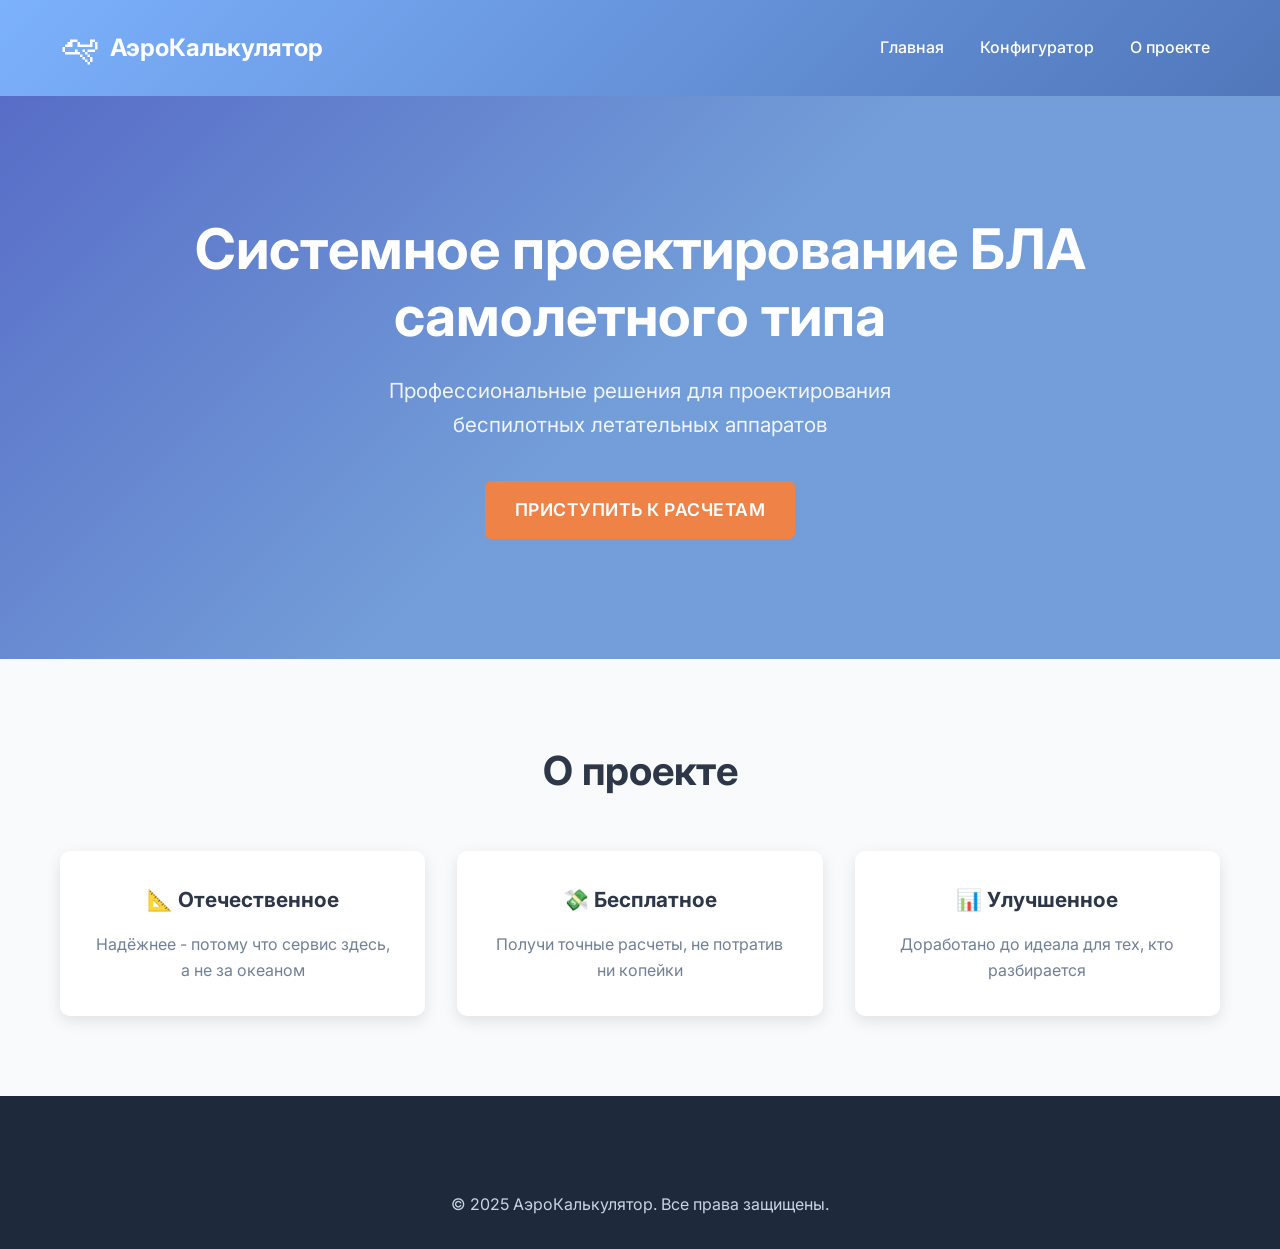
<file: index.html>
<!DOCTYPE html>
<html lang="ru">
<head>
    <meta charset="UTF-8">
    <meta name="viewport" content="width=device-width, initial-scale=1.0">
    <title>АэроКалькулятор - Системное проектирование БЛА</title>
    <link rel="stylesheet" href="style.css">
</head>
<body>
    <header class="uav-header">
        <div class="uav-container">
            <nav class="uav-nav">
                <div class="uav-logo">
                    <div class="uav-logo-icon">🛩</div>
                    <div class="uav-logo-text">АэроКалькулятор</div>
                </div>
                <ul class="uav-nav-links">
                    <li><a href="#home">Главная</a></li>
                    <li><a href="configurator.html">Конфигуратор</a></li>
                    <li><a href="#about">О проекте</a></li>
                </ul>
            </nav>
        </div>
    </header>

    <section id="home" class="uav-hero">
        <div class="uav-container">
            <h1>Системное проектирование БЛА самолетного типа</h1>
            <p>Профессиональные решения для проектирования беспилотных летательных аппаратов</p>
            <a href="configurator.html" class="uav-btn">Приступить к расчетам</a>
        </div>
    </section>

    <section id="about" class="info-section">
        <div class="uav-container">
            <h2>О проекте</h2>
            <div class="features-grid">
                <div class="feature-card">
                    <h3>📐 Отечественное</h3>
                    <p>Надёжнее - потому что сервис здесь, а не за океаном</p>
                </div>
                <div class="feature-card">
                    <h3>💸 Бесплатное</h3>
                    <p>Получи точные расчеты, не потратив ни копейки</p>
                </div>
                <div class="feature-card">
                    <h3>📊 Улучшенное</h3>
                    <p>Доработано до идеала для тех, кто разбирается</p>
                </div>
            </div>
        </div>
    </section>

    <footer style="background: #1e293b; color: #cbd5e1; text-align: center; padding: 2rem 0; margin-top: 4rem;">
        <div class="uav-container">
            <p>&copy; 2025 АэроКалькулятор. Все права защищены.</p>
        </div>
    </footer>

    <script src="configurator.js"></script>
</body>
</html>
</file>
<file: style.css>
/* Подключение шрифтов Google Fonts */
@import url('https://fonts.googleapis.com/css2?family=Inter:wght@400;500;600;700&family=Roboto+Mono:wght@400;500&display=swap');

* {
    margin: 0;
    padding: 0;
    box-sizing: border-box;
}

body {
    font-family: 'Inter', Arial, sans-serif;
    background: linear-gradient(135deg, #1e293b 0%, #1e293b 100%);
    color: #f1f5f9;
    line-height: 1.6;
    min-height: 100vh;
}

/* Контейнер */
.uav-container {
    max-width: 1200px;
    margin: 0 auto;
    padding: 0 20px;
}

/* Хедер */
.uav-header {
    background: linear-gradient(135deg, #7cb1fc 0%, #5177ba 100%);
    color: white;
    padding: 1rem 0;
    box-shadow: 0 2px 10px rgba(0, 0, 0, 0.1);
}

.uav-nav {
    display: flex;
    justify-content: space-between;
    align-items: center;
}

.uav-logo {
    display: flex;
    align-items: center;
    gap: 10px;
}

.uav-logo-icon {
    font-size: 2.5rem;
}

.uav-logo-text {
    font-size: 1.5rem;
    font-weight: bold;
}

.uav-nav-links {
    display: flex;
    list-style: none;
    gap: 1rem;
}

.uav-nav-links a {
    color: white;
    text-decoration: none;
    font-weight: 500;
    transition: color 0.3s ease;
    padding: 5px 10px;
    border-radius: 3px;
}

.uav-nav-links a:hover {
    color: #e2e8f0;
    background-color: rgba(255, 255, 255, 0.37);
}

/* Hero секция ДЛЯ ГЛАВНОЙ СТРАНИЦЫ */
.uav-hero {
    background: linear-gradient(135deg, rgba(102, 126, 234, 0.8) 0%, rgba(136, 187, 255, 0.8) 50%), 
                url('https://rostec.ru/upload/iblock/8ec/zcnj437d11fisqg0c25v5ari6ja27atr.jpg') center/cover no-repeat;
    color: white;
    padding: 120px 0;
    text-align: center;
    position: relative;
    overflow: hidden;
}

.uav-hero h1 {
    font-size: 3.5rem;
    margin-bottom: 1.5rem;
    font-weight: 700;
    line-height: 1.2;
}

.uav-hero p {
    font-size: 1.3rem;
    margin-bottom: 2.5rem;
    line-height: 1.6;
    opacity: 0.9;
    max-width: 600px;
    margin-left: auto;
    margin-right: auto;
}

/* Кнопка ДЛЯ ГЛАВНОЙ СТРАНИЦЫ */
.uav-btn {
    background-color: #ee8247;
    color: white;
    padding: 15px 30px;
    border: none;
    border-radius: 6px;
    text-decoration: none;
    display: inline-block;
    font-family: 'Inter', sans-serif;
    font-weight: 600;
    transition: all 0.3s ease;
    cursor: pointer;
    text-transform: uppercase;
    letter-spacing: 0.5px;
    font-size: 1.1rem;
}

.uav-btn:hover {
    background-color: #2c5aa0;
    transform: translateY(-2px);
    box-shadow: 0 5px 15px rgba(226, 226, 226, 0.2);
}

/* Информационная секция ДЛЯ ГЛАВНОЙ СТРАНИЦЫ */
.info-section {
    padding: 80px 0;
    background: #f8fafc;
}

.info-section h2 {
    text-align: center;
    color: #2d3748;
    margin-bottom: 3rem;
    font-size: 2.5rem;
}

.features-grid {
    display: grid;
    grid-template-columns: repeat(auto-fit, minmax(300px, 1fr));
    gap: 2rem;
}

.feature-card {
    background: white;
    padding: 2rem;
    border-radius: 10px;
    box-shadow: 0 5px 15px rgba(0, 0, 0, 0.1);
    text-align: center;
    transition: transform 0.3s ease;
}

.feature-card:hover {
    transform: translateY(-5px);
}

.feature-card h3 {
    color: #2d3748;
    margin-bottom: 1rem;
    font-size: 1.3rem;
}

.feature-card p {
    color: #718096;
    line-height: 1.6;
}

/* Подвал */
footer {
    background: #1e293b;
    color: #cbd5e1;
    text-align: center;
    padding: 2rem 0;
    margin-top: 4rem;
}

/* Анимации */
@keyframes fadeIn {
    from {
        opacity: 0;
        transform: translateY(20px);
    }
    to {
        opacity: 1;
        transform: translateY(0);
    }
}

.feature-card {
    animation: fadeIn 0.6s ease-out;
}

/* Адаптивность для главной страницы */
@media (max-width: 768px) {
    .uav-hero h1 {
        font-size: 2.5rem;
    }
    
    .uav-hero p {
        font-size: 1.1rem;
    }
    
    .info-section h2 {
        font-size: 2rem;
    }
    
    .uav-nav {
        flex-direction: column;
        gap: 1rem;
    }
    
    .uav-nav-links {
        gap: 1rem;
    }
}

.input-field.error {
    border-color: #ff4444 !important;
    background-color: rgba(255, 68, 68, 0.1) !important;
}

.input-field.error:focus {
    box-shadow: 0 0 0 2px rgba(255, 68, 68, 0.2) !important;
}

.summary-status.critical {
    background-color: rgba(239, 68, 68, 0.1);
    border-left: 4px solid #ef4444;
}

.summary-status.warning {
    background-color: rgba(245, 158, 11, 0.1);
    border-left: 4px solid #f59e0b;
}

.summary-status.good {
    background-color: rgba(34, 197, 94, 0.1);
    border-left: 4px solid #22c55e;
}

.summary-status.excellent {
    background-color: rgba(16, 185, 129, 0.1);
    border-left: 4px solid #10b981;
}
</file>
